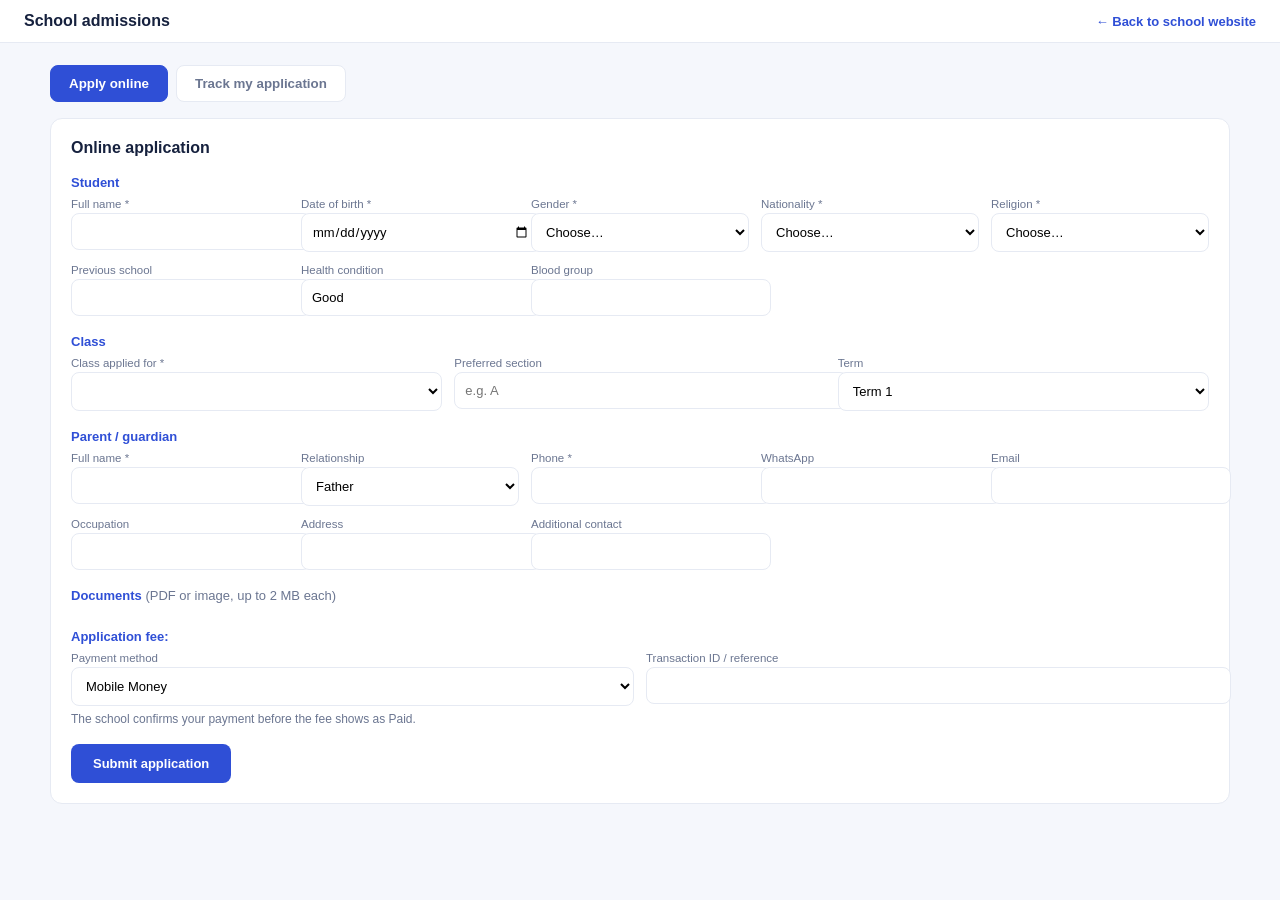
<file: apply.html>
<!doctype html>
<html lang="en"><head><meta charset="utf-8"><meta name="viewport" content="width=device-width, initial-scale=1">
<title>Apply for admission</title>
<link rel="icon" href="favicon.php">
<link rel="stylesheet" href="css/admissions.css?v=20261006a">
<style>
body{margin:0;background:#f5f7fc;font-family:-apple-system,BlinkMacSystemFont,"Segoe UI",Roboto,Arial,sans-serif;color:#16213e}
.bar{background:#fff;border-bottom:1px solid #e6eaf3;padding:12px 24px;display:flex;align-items:center;gap:12px;justify-content:space-between}
.bar a{color:#2f4fd6;font-weight:700;text-decoration:none;font-size:13px;cursor:pointer}.bar b{font-size:16px}
.wrap{max-width:1180px;margin:0 auto;padding:22px 20px 60px}
.box{background:#fff;border:1px solid #e6eaf3;border-radius:12px;padding:20px;margin-bottom:16px}
.box h2{margin:0 0 14px;font-size:16px}.box h3{margin:18px 0 8px;font-size:13px;color:#2f4fd6}
.f{display:grid;grid-template-columns:repeat(auto-fit,minmax(210px,1fr));gap:12px}
label{display:block;font-size:11.5px;color:#6b7691;margin-bottom:3px}
input,select,textarea{width:100%;padding:10px;border:1px solid #e6eaf3;border-radius:8px;font:inherit;font-size:13px;background:#fff}
.go{background:#2f4fd6;color:#fff;border:0;border-radius:8px;padding:12px 22px;font-weight:700;cursor:pointer;font-size:13px}.go:disabled{opacity:.6}
.msg{padding:12px 14px;border-radius:8px;font-size:13px;margin-top:12px}.err{background:#fde5e5;color:#b3261e}.okm{background:#e6f6ea;color:#1b7a3d}
.tabs2{display:flex;gap:8px;margin-bottom:16px}.tabs2 button{border:1px solid #e6eaf3;background:#fff;border-radius:8px;padding:10px 18px;font-weight:700;cursor:pointer;color:#6b7691}.tabs2 button.on{background:#2f4fd6;color:#fff;border-color:#2f4fd6}
.note{font-size:12px;color:#6b7691;margin:6px 0 0}
</style></head><body>
<div class="bar"><div style="display:flex;align-items:center;gap:10px"><img id="lg" alt="" hidden style="height:34px"><b id="sn">School admissions</b></div><a href="home.html">← Back to school website</a></div>
<div class="wrap">
 <div class="tabs2 no-print"><button id="tApply" class="on">Apply online</button><button id="tTrack">Track my application</button></div>
 <div id="vApply">
  <div class="box"><h2>Online application <span id="yr" style="color:#6b7691;font-weight:400"></span></h2>
   <h3>Student</h3><div class="f">
    <div><label>Full name *</label><input id="sName"></div><div><label>Date of birth *</label><input type="date" id="sDob"></div>
    <div><label>Gender *</label><select id="sGender"><option value="">Choose…</option><option>Female</option><option>Male</option></select></div>
    <div><label>Nationality *</label><select id="sNat"></select><input id="sNatO" placeholder="Type nationality" hidden style="margin-top:6px"></div>
    <div><label>Religion *</label><select id="sRel"></select><input id="sRelO" placeholder="Type religion" hidden style="margin-top:6px"></div>
    <div><label>Previous school</label><input id="sPrev"></div>
    <div><label>Health condition</label><input id="sHealth" value="Good"></div><div><label>Blood group</label><input id="sBlood"></div></div>
   <h3>Class</h3><div class="f"><div><label>Class applied for *</label><select id="cls"></select></div><div><label>Preferred section</label><input id="sec" placeholder="e.g. A"></div>
    <div><label>Term</label><select id="term"><option>Term 1</option><option>Term 2</option><option>Term 3</option></select></div></div>
   <h3>Parent / guardian</h3><div class="f">
    <div><label>Full name *</label><input id="gName"></div><div><label>Relationship</label><select id="gRel"><option>Father</option><option>Mother</option><option>Guardian</option></select></div>
    <div><label>Phone *</label><input id="gPhone" inputmode="tel"></div><div><label>WhatsApp</label><input id="gWa" inputmode="tel"></div>
    <div><label>Email</label><input id="gEmail" type="email"></div><div><label>Occupation</label><input id="gOcc"></div>
    <div><label>Address</label><input id="gAddr"></div><div><label>Additional contact</label><input id="gAdd"></div></div>
   <h3>Documents <span style="color:#6b7691;font-weight:400">(PDF or image, up to 2 MB each)</span></h3><div class="f" id="docs"></div>
   <h3>Application fee: <span id="feeTxt"></span></h3><div class="f">
    <div><label>Payment method</label><select id="pm"><option>Mobile Money</option><option>Bank transfer</option><option>Cash at school</option></select></div>
    <div><label>Transaction ID / reference</label><input id="pref"></div></div>
   <p class="note">The school confirms your payment before the fee shows as Paid.</p>
   <div style="margin-top:18px"><button class="go" id="submit">Submit application</button></div><div id="aMsg"></div></div></div>
 <div id="vTrack" hidden>
  <div class="box no-print"><h2>Track my application</h2><div class="f"><div><label>Application number</label><input id="tNo" placeholder="APP-2026-00010"></div>
   <div><label>Guardian phone used on the form</label><input id="tPh" inputmode="tel"></div></div>
   <div style="margin-top:14px"><button class="go" id="trackGo">View application</button></div><div id="tMsg"></div></div>
  <div id="detail"></div></div>
</div>
<script src="js/adm-detail.js?v=20261006a"></script>
<script>
'use strict';
const $ = id => document.getElementById(id), API = 'api/index.php';
const NATS = ['Ghanaian','Nigerian','Kenyan','Togolese','Ivorian','Burkinabe','Beninese','Liberian','Sierra Leonean','Cameroonian','South African','Ugandan','Tanzanian','British','American','Canadian','Indian','Chinese','Lebanese'];
const RELS = ['Christianity','Islam','Traditional','Hinduism','Buddhism','No religion'];
function fillChoice(sel, other, list) {
  $(sel).innerHTML = '<option value="">Choose…</option>' + list.map(x => `<option>${x}</option>`).join('') + '<option value="__other">Other (type it)</option>';
  $(sel).onchange = () => { $(other).hidden = $(sel).value !== '__other'; if (!$(other).hidden) $(other).focus(); };
}
const choice = (sel, other) => $(sel).value === '__other' ? $(other).value.trim() : $(sel).value;
fillChoice('sNat', 'sNatO', NATS); fillChoice('sRel', 'sRelO', RELS);
let INFO = {docs: [], classes: []}, PHOTO = '', DOCS = {};
async function call(action, body, q) {
  const url = `${API}?action=${action}${q ? '&' + new URLSearchParams(q) : ''}`;
  const r = await fetch(url, body ? {method: 'POST', headers: {'Content-Type': 'application/json', 'X-Requested-With': 'EraMaster'}, body: JSON.stringify(body)} : {headers: {'X-Requested-With': 'EraMaster'}});
  try { return await r.json(); } catch (e) { return {ok: false, error: 'The server sent an unexpected reply.'}; }
}
const show = (t) => { $('vApply').hidden = t !== 'a'; $('vTrack').hidden = t !== 't'; $('tApply').classList.toggle('on', t === 'a'); $('tTrack').classList.toggle('on', t === 't'); };
$('tApply').onclick = () => show('a'); $('tTrack').onclick = () => show('t');
const read = f => new Promise((ok, no) => { const r = new FileReader(); r.onload = () => ok(r.result); r.onerror = no; r.readAsDataURL(f); });
function shrink(file, max) { return new Promise((ok, no) => { const im = new Image(); im.onload = () => { const k = Math.min(1, max / Math.max(im.width, im.height)), c = document.createElement('canvas'); c.width = im.width * k; c.height = im.height * k; c.getContext('2d').drawImage(im, 0, 0, c.width, c.height); ok(c.toDataURL('image/jpeg', .8)); }; im.onerror = no; im.src = URL.createObjectURL(file); }); }
(async () => {
  const [i, sp] = await Promise.all([call('apply_info'), call('school_profile').catch(() => ({}))]);
  if (i.ok) { INFO = i; $('cls').innerHTML = i.classes.map(c => `<option>${ADM.esc(c)}</option>`).join(''); $('yr').textContent = i.year; $('feeTxt').textContent = `KSh ${Number(i.fee).toFixed(2)}`; }
  const p = (sp && (sp.profile || sp)) || {}; if (p.name) { $('sn').textContent = p.name; document.title = 'Apply — ' + p.name; } if (p.logo) { $('lg').src = p.logo; $('lg').hidden = false; const ic = document.querySelector('link[rel="icon"]'); if (ic) ic.href = p.logo; }
  $('docs').innerHTML = INFO.docs.map((d, k) => `<div><label>${ADM.esc(d)}${d === 'Passport Photo' ? ' (also shown on your application)' : ''}</label><input type="file" data-k="${k}" accept="${d === 'Passport Photo' ? 'image/*' : 'application/pdf,image/*'}"></div>`).join('');
  $('docs').querySelectorAll('input').forEach(inp => inp.onchange = async () => {
    const label = INFO.docs[inp.dataset.k], f = inp.files[0]; delete DOCS[label]; if (label === 'Passport Photo') PHOTO = '';
    if (!f) return; if (f.size > 2e6 && !f.type.startsWith('image/')) { inp.value = ''; return alert('That file is over 2 MB.'); }
    try { const data = f.type.startsWith('image/') ? await shrink(f, 1000) : await read(f); if (data.length > 2.7e6) throw 0;
      DOCS[label] = {label, filename: f.name, data}; if (label === 'Passport Photo') PHOTO = await shrink(f, 320); } catch (e) { inp.value = ''; alert('Could not use that file — try a smaller one.'); } });
})();
$('submit').onclick = async () => {
  const v = id => $(id).value.trim(), b = $('submit'); $('aMsg').innerHTML = '';
  b.disabled = true; b.textContent = 'Submitting…';
  const r = await call('apply_submit', {student: {name: v('sName'), dob: v('sDob'), gender: v('sGender'), nationality: choice('sNat', 'sNatO'), religion: choice('sRel', 'sRelO'), previousSchool: v('sPrev'), health: v('sHealth'), bloodGroup: v('sBlood')},
    guardian: {name: v('gName'), relationship: v('gRel'), phone: v('gPhone'), whatsapp: v('gWa'), email: v('gEmail'), occupation: v('gOcc'), address: v('gAddr'), additional: v('gAdd')},
    classApplied: v('cls'), section: v('sec'), term: v('term'), payMethod: v('pm'), payRef: v('pref'), photo: PHOTO, docs: Object.values(DOCS)});
  b.disabled = false; b.textContent = 'Submit application';
  if (!r.ok) { $('aMsg').innerHTML = `<div class="msg err">${ADM.esc(r.error || 'Could not submit.')}</div>`; return; }
  $('tNo').value = r.appNo; $('tPh').value = v('gPhone'); show('t'); await track();
  $('tMsg').innerHTML = `<div class="msg okm">Application submitted. Your application number is <b>${ADM.esc(r.appNo)}</b> — keep it, with your phone number, to track progress.</div>`;
};
async function track() {
  $('tMsg').innerHTML = ''; const no = $('tNo').value.trim(), ph = $('tPh').value.trim();
  const r = await call('apply_track', {appNo: no, phone: ph});
  if (!r.ok) { $('detail').innerHTML = ''; $('tMsg').innerHTML = `<div class="msg err">${ADM.esc(r.error || 'Not found.')}</div>`; return; }
  ADM.render($('detail'), r.app, {staff: false, docUrl: d => `${API}?action=apply_doc&appNo=${encodeURIComponent(no)}&phone=${encodeURIComponent(ph)}&doc=${encodeURIComponent(d)}`});
}
$('trackGo').onclick = track;
</script></body></html>
</file>
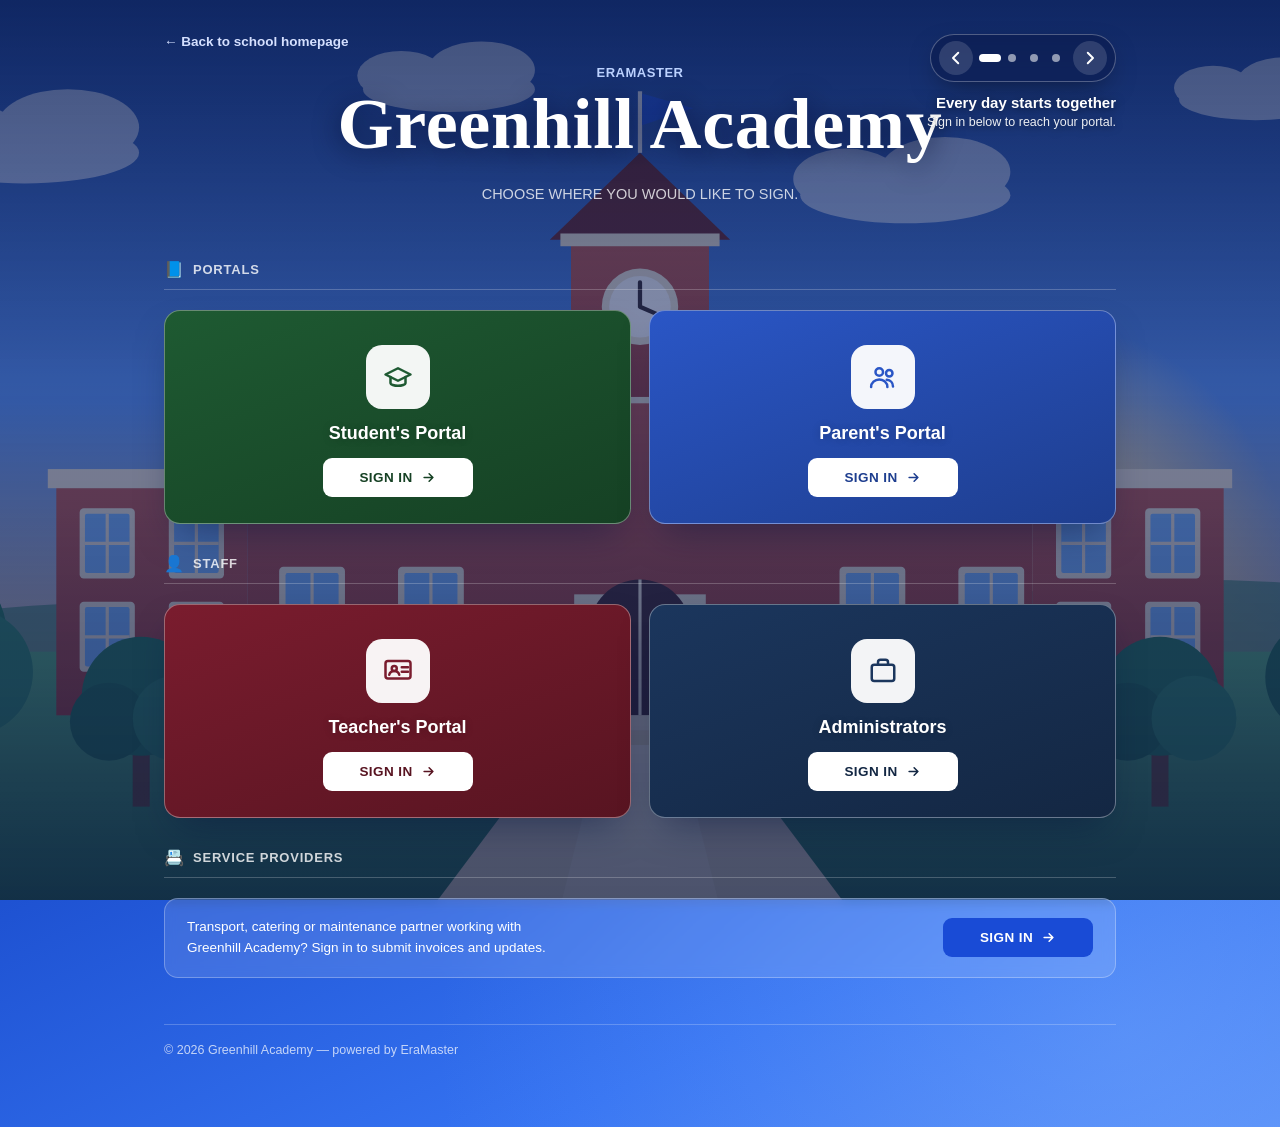
<file: portal.html>
<!doctype html>
<html lang="en">
<head>
<meta charset="utf-8">
<meta name="viewport" content="width=device-width, initial-scale=1">
<title>School portal — EraMaster</title>
<link rel="icon" href="favicon.php">
<style>
:root{
  --g-900:#0d3322; --g-700:#175537; --g-100:#dcefe3; --g-50:#f0f7f3;
  --ink:#1c2621; --muted:#657268; --line:#e3e8e4; --bg:#f4f6f5;
  --blue-deep:#0a1f5c; --blue-mid:#1849c9; --blue-bright:#3573f2; --blue-light:#7fb0ff;

  --student:#3a5bf0; --student-tint:#e6ebff;
  --parent:#d9527a;  --parent-tint:#fbe7ee;
  --teacher:#e07a1e; --teacher-tint:#fdead9;
  --admin:#1f9d55;   --admin-tint:#e0f5e7;
}
*{box-sizing:border-box}
body{
  margin:0;
  min-height:100vh;
  font-family:-apple-system,BlinkMacSystemFont,"Segoe UI",Roboto,Arial,sans-serif;
  background:
    radial-gradient(circle at 12% 8%, rgba(255,255,255,.16) 0%, transparent 40%),
    radial-gradient(circle at 88% 92%, rgba(127,176,255,.35) 0%, transparent 45%),
    linear-gradient(155deg, var(--blue-deep) 0%, var(--blue-mid) 45%, var(--blue-bright) 80%, var(--blue-light) 130%);
  color:var(--ink);
}
.wrap{max-width:1000px;margin:0 auto;padding:34px 24px 70px}

header.hero{padding:0 0 28px;text-align:center}
header.hero .hero-logo{display:block;height:84px;max-width:220px;object-fit:contain;background:#fff;border-radius:18px;padding:8px;margin:0 auto 14px;box-shadow:0 10px 24px -12px rgba(6,20,60,.5)}
header.hero .brand{font-size:13px;font-weight:700;letter-spacing:.04em;color:#bcd2ff;text-transform:uppercase;margin-bottom:6px}
header.hero h1{font-family:"Iowan Old Style","Palatino Linotype",Palatino,Georgia,serif;font-size:clamp(34px,6.4vw,72px);line-height:1.08;margin:0 0 12px;color:#fff;letter-spacing:.01em;text-shadow:0 4px 26px rgba(4,12,44,.65);animation:rise .9s cubic-bezier(.2,.8,.2,1) both}
header.hero .motto{font-family:"Iowan Old Style","Palatino Linotype",Palatino,Georgia,serif;font-style:italic;font-size:clamp(17px,2.4vw,22px);color:#ffe29a;margin:0 0 22px;text-shadow:0 2px 14px rgba(4,12,44,.6)}
@keyframes rise{from{opacity:0;transform:translateY(16px)}}
@media (prefers-reduced-motion:reduce){header.hero h1{animation:none}}
header.hero .hero-logo[hidden]{display:none}
.back-link{display:block;text-align:left;margin:0 0 16px;color:#d5e0ff;font-size:13.5px;text-decoration:none;font-weight:600}
header.hero p{margin:0;color:rgba(255,255,255,.78);font-size:14.5px}

.group{margin-top:30px}
.group-head{
  display:flex;align-items:center;gap:9px;
  padding-bottom:10px;margin-bottom:20px;
  border-bottom:1px solid rgba(255,255,255,.22);
}
.group-head .gi{font-size:16px}
.group-head h2{
  margin:0;font-size:13px;font-weight:700;letter-spacing:.06em;
  text-transform:uppercase;color:rgba(255,255,255,.8);
}

.cards{display:grid;grid-template-columns:repeat(auto-fit,minmax(230px,1fr));gap:18px}

.card{
  --c2:color-mix(in srgb, var(--c) 72%, #000);
  background:linear-gradient(160deg, var(--c) 0%, var(--c2) 100%);
  border:1px solid rgba(255,255,255,.35);border-radius:16px;
  padding:34px 22px 26px;text-align:center;color:#fff;
  display:flex;flex-direction:column;align-items:center;gap:14px;
  box-shadow:0 18px 38px -14px rgba(6,20,60,.5);
  transition:transform .18s ease, box-shadow .18s ease;
}
.card:hover{transform:translateY(-3px);box-shadow:0 24px 44px -14px rgba(6,20,60,.6)}
.card.student{--c:#1e5a32}
.card.parent{--c:#2a56c6}
.card.teacher{--c:#7a1c2e}
.card.admin{--c:#1b365d}
.icon-badge{
  width:64px;height:64px;border-radius:16px;
  display:flex;align-items:center;justify-content:center;
  background:rgba(255,255,255,.95);
}
.icon-badge svg{width:30px;height:30px;color:var(--c)}
.card h3{margin:0;font-size:18px;font-weight:700;color:#fff;text-shadow:0 1px 8px rgba(0,0,0,.18)}

.signin{
  appearance:none;border:0;border-radius:9px;
  padding:12px 20px;min-width:150px;
  font-size:13.5px;font-weight:700;letter-spacing:.03em;color:#fff;
  background:var(--c);
  text-decoration:none;display:inline-flex;align-items:center;justify-content:center;gap:8px;
  cursor:pointer;
}
.signin:hover{filter:brightness(.94)}
.signin svg{width:15px;height:15px}
/* on a coloured card the button is white with the card's colour, so it stands out */
.card .signin{background:#fff;color:var(--c2)}
.card .signin:hover{filter:none;background:#f3f5ff}

.store-row{display:flex;gap:10px;justify-content:center}
.store-btn{
  width:40px;height:40px;border-radius:10px;border:1px solid var(--line);
  display:flex;align-items:center;justify-content:center;color:var(--muted);background:#fff;
}
.store-btn.disabled{opacity:.4}
.tag-soon{
  font-size:10.5px;font-weight:700;letter-spacing:.03em;text-transform:uppercase;
  color:var(--c);background:var(--tint);padding:4px 10px;border-radius:99px;
}

.providers{
  background:rgba(255,255,255,.12);border:1px solid rgba(255,255,255,.28);border-radius:14px;
  backdrop-filter:blur(6px);
  padding:18px 22px;display:flex;align-items:center;justify-content:space-between;gap:16px;flex-wrap:wrap;
}
.providers p{margin:0;font-size:13.5px;color:#fff;max-width:52ch;line-height:1.55}
.providers a.signin{--c:#194bd6}

footer{margin-top:46px;padding-top:18px;border-top:1px solid rgba(255,255,255,.22);font-size:12.5px;color:rgba(255,255,255,.72)}
</style>
<link rel="stylesheet" href="css/slideshow.css">
</head>
<body>
<div class="wrap">

  <header class="hero">
    <a href="home.html" class="back-link">&larr; Back to school homepage</a>
    <img id="schoolLogo" class="hero-logo" alt="School logo" hidden>
    <div class="brand">EraMaster</div>
    <h1 id="schoolName">Greenhill Academy</h1>
    <p class="motto" id="schoolMotto"></p>
    <p>CHOOSE WHERE YOU WOULD LIKE TO SIGN.</p>
  </header>

  <!-- The photo slideshow is a full-page background layer created by js/slideshow.js
       (photos are managed in the admin dashboard: Settings → Homepage slideshow). -->

  <section class="group">
    <div class="group-head">
      <span class="gi">📘</span><h2>Portals</h2>
    </div>
    <div class="cards">

      <div class="card student">
        <div class="icon-badge">
          <svg viewBox="0 0 24 24" fill="none" stroke="currentColor" stroke-width="2" stroke-linecap="round" stroke-linejoin="round"><path d="M22 10 12 5 2 10l10 5 10-5Z"/><path d="M6 12v5c0 1 3 2 6 2s6-1 6-2v-5"/></svg>
        </div>
        <h3>Student's Portal</h3>
        <a class="signin" href="index.html?portal=student">SIGN IN
          <svg viewBox="0 0 24 24" fill="none" stroke="currentColor" stroke-width="2.5" stroke-linecap="round" stroke-linejoin="round"><path d="M5 12h14M13 6l6 6-6 6"/></svg>
        </a>
      </div>

      <div class="card parent">
        <div class="icon-badge">
          <svg viewBox="0 0 24 24" fill="none" stroke="currentColor" stroke-width="2" stroke-linecap="round" stroke-linejoin="round"><circle cx="9" cy="8" r="3"/><circle cx="17" cy="9" r="2.6"/><path d="M2.5 20c0-3.3 2.9-6 6.5-6s6.5 2.7 6.5 6"/><path d="M15 14.2c2.9.3 5 2.4 5 5.3"/></svg>
        </div>
        <h3>Parent's Portal</h3>
        <a class="signin" href="index.html?portal=parent">SIGN IN
          <svg viewBox="0 0 24 24" fill="none" stroke="currentColor" stroke-width="2.5" stroke-linecap="round" stroke-linejoin="round"><path d="M5 12h14M13 6l6 6-6 6"/></svg>
        </a>
      </div>

    </div>
  </section>

  <section class="group">
    <div class="group-head">
      <span class="gi">👤</span><h2>Staff</h2>
    </div>
    <div class="cards">

      <div class="card teacher">
        <div class="icon-badge">
          <svg viewBox="0 0 24 24" fill="none" stroke="currentColor" stroke-width="2" stroke-linecap="round" stroke-linejoin="round"><rect x="2" y="4" width="20" height="14" rx="2"/><circle cx="9" cy="10" r="2"/><path d="M5 15c.5-1.8 2-3 4-3s3.5 1.2 4 3"/><path d="M15 9h5M15 12.5h5"/></svg>
        </div>
        <h3>Teacher's Portal</h3>
        <a class="signin" href="index.html?portal=staff">SIGN IN
          <svg viewBox="0 0 24 24" fill="none" stroke="currentColor" stroke-width="2.5" stroke-linecap="round" stroke-linejoin="round"><path d="M5 12h14M13 6l6 6-6 6"/></svg>
        </a>
      </div>

      <div class="card admin">
        <div class="icon-badge">
          <svg viewBox="0 0 24 24" fill="none" stroke="currentColor" stroke-width="2" stroke-linecap="round" stroke-linejoin="round"><rect x="3" y="7" width="18" height="13" rx="2"/><path d="M8 7V5a2 2 0 0 1 2-2h4a2 2 0 0 1 2 2v2"/></svg>
        </div>
        <h3>Administrators</h3>
        <a class="signin" href="index.html?portal=admin">SIGN IN
          <svg viewBox="0 0 24 24" fill="none" stroke="currentColor" stroke-width="2.5" stroke-linecap="round" stroke-linejoin="round"><path d="M5 12h14M13 6l6 6-6 6"/></svg>
        </a>
      </div>

    </div>
  </section>

  <section class="group">
    <div class="group-head">
      <span class="gi">📇</span><h2>Service Providers</h2>
    </div>
    <div class="providers">
      <p>Transport, catering or maintenance partner working with <span class="schoolNameText">Greenhill Academy</span>? Sign in to submit invoices and updates.</p>
      <a class="signin" href="index.html?portal=provider">SIGN IN
        <svg viewBox="0 0 24 24" fill="none" stroke="currentColor" stroke-width="2.5" stroke-linecap="round" stroke-linejoin="round"><path d="M5 12h14M13 6l6 6-6 6"/></svg>
      </a>
    </div>
  </section>

  <footer>© <span id="yr">2026</span> <span class="schoolNameText">Greenhill Academy</span> — powered by EraMaster</footer>
</div>
<script src="js/slideshow.js"></script>
<script>
document.getElementById('yr').textContent = new Date().getFullYear();
// The school name and motto always come from School Settings, so changing them
// there changes this page too.
fetch('api/index.php?action=school_profile', { credentials: 'same-origin' })
  .then(r => r.json())
  .then(d => {
    if (!d || !d.ok) return;
    if (d.name) {
      document.title = d.name + ' — EraMaster';
      const h = document.getElementById('schoolName');
      if (h) h.textContent = d.name;
      document.querySelectorAll('.schoolNameText').forEach(el => { el.textContent = d.name; });
    }
    const m = document.getElementById('schoolMotto');
    if (m && d.motto) m.textContent = d.motto;
    // School logo uploaded by the administrator (Settings → School logo).
    if (d.logo) {
      const lg = document.getElementById('schoolLogo');
      if (lg) { lg.src = d.logo; lg.hidden = false; }
      let ic = document.querySelector('link[rel="icon"]');
      if (!ic) { ic = document.createElement('link'); ic.rel = 'icon'; document.head.appendChild(ic); }
      ic.href = d.logo;
    }
  })
  .catch(() => {});
</script>
</body>
</html>
</file>
<file: css/admissions.css>
/* admissions.css — Application Details layout (shared by apply.html and the staff Admissions screen) */
.ad{--ad-blue:#2f4fd6;--ad-ink:#16213e;--ad-mut:#6b7691;--ad-line:#e6eaf3;--ad-bg:#f5f7fc;color:var(--ad-ink);font-size:13px}
.ad *{box-sizing:border-box}
.ad-top{display:flex;justify-content:space-between;align-items:flex-start;gap:14px;flex-wrap:wrap;margin-bottom:14px}
.ad-top h1{margin:0;font-size:24px;font-weight:800}.ad-top p{margin:4px 0 0;font-size:14px;font-weight:600}
.ad-btns{display:flex;gap:10px;flex-wrap:wrap;position:relative}
.ad-b{background:#fff;border:1px solid var(--ad-line);border-radius:8px;padding:10px 18px;font-size:12.5px;font-weight:700;color:var(--ad-ink);cursor:pointer}
.ad-b:hover{border-color:var(--ad-blue);color:var(--ad-blue)}.ad-b.pri{border-color:var(--ad-blue);color:var(--ad-blue)}
.ad-menu{position:absolute;right:0;top:100%;margin-top:4px;background:#fff;border:1px solid var(--ad-line);border-radius:10px;box-shadow:0 8px 24px rgba(20,30,70,.12);min-width:190px;z-index:20;padding:6px}
.ad-menu button{display:block;width:100%;text-align:left;background:none;border:0;padding:9px 12px;font-size:12.5px;border-radius:6px;cursor:pointer;color:var(--ad-ink)}
.ad-menu button:hover{background:var(--ad-bg)}
.ad-grid{display:grid;grid-template-columns:minmax(0,1fr) 320px;gap:18px;align-items:start}
.ad-card{background:#fff;border:1px solid var(--ad-line);border-radius:12px;padding:16px 18px}
.ad-card h3{margin:0 0 14px;font-size:14px;font-weight:800}
.ad-stack>*+*{margin-top:16px}
.ad-id{display:grid;grid-template-columns:128px minmax(0,1fr);gap:20px}
.ad-photo{width:128px;height:168px;border-radius:10px;object-fit:cover;background:#e9eefb;display:flex;align-items:center;justify-content:center;font-size:36px;font-weight:800;color:#8c9bd0}
.ad-id h2{margin:4px 0 6px;font-size:18px;font-weight:800}.ad-meta{color:var(--ad-mut)}.ad-meta b{color:#e0457b;font-weight:600}
.ad-fields{display:grid;grid-template-columns:1fr 1fr;gap:14px 24px;border-left:1px solid var(--ad-line);padding-left:22px;margin-top:6px}
.ad-fields small{display:block;color:var(--ad-mut);font-size:11px;margin-bottom:3px}.ad-fields span{font-weight:700;font-size:12.5px}
.ad-badge{display:inline-block;border-radius:6px;padding:4px 10px;font-size:11px;font-weight:800;letter-spacing:.02em;background:#e6f6ea;color:#1b7a3d}
.ad-badge.Submitted,.ad-badge.Under{background:#fff1d6;color:#b36b00}.ad-badge.Interview{background:#e4ebff;color:#2f4fd6}
.ad-badge.Rejected{background:#fde5e5;color:#b3261e}.ad-badge.Approved{background:#e6f6ea;color:#1b7a3d}
.ad-paid{background:#e6f6ea;color:#1b7a3d;border-radius:6px;padding:3px 9px;font-weight:700;font-size:11.5px}.ad-paid.no{background:#fff1d6;color:#b36b00}
.ad-tabs{display:flex;gap:26px;border-bottom:1px solid var(--ad-line);padding:0 6px;overflow-x:auto}
.ad-tab{background:none;border:0;padding:12px 0;font-size:12.5px;color:var(--ad-mut);cursor:pointer;border-bottom:2px solid transparent;white-space:nowrap}
.ad-tab.on{color:var(--ad-blue);font-weight:700;border-color:var(--ad-blue)}
.ad-cols{display:grid;grid-template-columns:repeat(3,minmax(0,1fr));gap:14px}.ad-cols.two{grid-template-columns:repeat(2,minmax(0,1fr))}
.ad-cols .ad-card{padding:14px 16px}.ad-cols h3{font-size:13px}
.ad-kv{display:grid;grid-template-columns:110px minmax(0,1fr);gap:9px 8px;font-size:11.5px}.ad-kv dt{color:var(--ad-mut);margin:0}.ad-kv dd{margin:0;font-weight:600;word-break:break-word}
.ad-doc{display:flex;align-items:center;gap:12px;padding:8px 0}.ad-ico{width:34px;height:34px;border-radius:8px;background:#fde8e8;color:#d33;font-size:9px;font-weight:800;display:flex;align-items:center;justify-content:center}.ad-ico.img{background:#e4f6ea;color:#1b7a3d}
.ad-doc div{flex:1;min-width:0;font-size:12px;font-weight:700}.ad-doc small{display:block;color:var(--ad-mut);font-weight:400;font-size:10.5px}
.ad-doc a{color:var(--ad-ink);font-size:16px;text-decoration:none;cursor:pointer}
.ad-tl{list-style:none;margin:0;padding:0;font-size:11.5px}.ad-tl li{display:grid;grid-template-columns:8px 92px 66px minmax(0,1fr);gap:10px;align-items:start;margin-bottom:12px}
.ad-tl i{width:9px;height:9px;border-radius:50%;background:#2f4fd6;margin-top:3px}.ad-tl small{display:block;color:var(--ad-mut);font-size:10.5px}
.ad-link{display:block;margin:6px auto 0;background:#fff;border:1px solid var(--ad-line);border-radius:6px;padding:6px 16px;font-size:11px;color:var(--ad-blue);cursor:pointer}
.ad-sum{display:grid;grid-template-columns:24px 1fr auto;gap:10px;align-items:center;padding:9px 0;font-size:12px}.ad-sum em{font-style:normal;color:var(--ad-blue);font-size:15px}.ad-sum b{font-weight:700;text-align:left;min-width:130px}
.ad-qa{display:flex;gap:12px;align-items:center;width:100%;background:none;border:0;padding:10px 0;font-size:12.5px;color:var(--ad-ink);cursor:pointer;text-align:left}.ad-qa em{font-style:normal;width:22px;text-align:center;font-size:15px}.ad-qa:hover{color:var(--ad-blue)}
.ad-note{font-size:12.5px}.ad-note small{display:block;color:var(--ad-mut);margin-top:8px;font-size:11px}
.ad-mod{position:fixed;inset:0;background:rgba(15,23,50,.45);display:flex;align-items:center;justify-content:center;z-index:200;padding:16px}
.ad-mod>div{background:#fff;border-radius:14px;padding:22px;width:100%;max-width:440px;max-height:90vh;overflow:auto}
.ad-mod h3{margin:0 0 12px}.ad-mod label{display:block;font-size:11.5px;color:var(--ad-mut);margin:10px 0 3px}
.ad-mod input,.ad-mod textarea,.ad-mod select{width:100%;padding:9px 10px;border:1px solid var(--ad-line);border-radius:8px;font:inherit}
@media(max-width:1000px){.ad-grid{grid-template-columns:1fr}.ad-cols{grid-template-columns:1fr 1fr}}
@media(max-width:640px){.ad-cols,.ad-cols.two{grid-template-columns:1fr}.ad-id{grid-template-columns:1fr}.ad-fields{border-left:0;padding-left:0}.ad-tl li{grid-template-columns:8px 1fr}}
@media print{.ad-btns,.ad-tabs,.ad-quick,.ad-link,header,.no-print{display:none!important}.ad-grid{grid-template-columns:1fr}}
</file>
<file: css/slideshow.css>
/* css/slideshow.css — full-page background photo slideshow (portal.html) + admin manager (Settings screen).
   Every rule is namespaced (.ssbg-* / .ss-* / .ssm-*) so nothing existing is restyled. */

/* ================= full-page background slideshow ================= */
.ssbg{--ss-fade:1.2s;--ss-zoom:7s;position:fixed;inset:0;z-index:0;overflow:hidden;background:#0a1f5c;pointer-events:none}
.ssbg-track{position:absolute;inset:0}
.ss-slide{position:absolute;inset:0;margin:0;opacity:0;visibility:hidden;z-index:0;
  transition:opacity var(--ss-fade) ease,visibility 0s linear var(--ss-fade)}
/* The outgoing photo stays fully visible underneath while the new one fades in on top,
   so the page background never shows through mid-transition. */
.ss-slide.is-prev{opacity:1;visibility:visible;z-index:1;transition:none}
.ss-slide.is-active{opacity:1;visibility:visible;z-index:2;transition:opacity var(--ss-fade) ease,visibility 0s}
/* Parallax layer: nudged a few px by the pointer (desktop only). */
.ss-media{position:absolute;inset:-3%;transform:translate3d(var(--px,0px),var(--py,0px),0);transition:transform .6s ease-out}
/* Zoom layer: a slow, subtle ease from 108% to 100% while a photo is showing. */
.ss-media img{width:100%;height:100%;object-fit:cover;display:block;transform:scale(1.08);
  transition:transform 0s linear var(--ss-fade);-webkit-user-drag:none}
.ss-slide.is-active .ss-media img{transform:scale(1);transition:transform var(--ss-zoom) ease-out 0s}
/* Blue school-portal tint + darkening so the white headings and cards stay easy to read. */
.ssbg-shade{position:absolute;inset:0;z-index:5;
  background:linear-gradient(180deg,rgba(6,18,58,.58) 0%,rgba(8,26,84,.40) 42%,rgba(6,18,58,.66) 100%),rgba(24,73,201,.16)}

/* Keep the page content above the background (only when the slideshow is running). */
body.has-ssbg .wrap{position:relative;z-index:1}

/* Controls + caption live in the page header area (top-right on desktop, inline on phones),
   so they scroll with the page and never sit on top of the sign-in cards. */
.ssbg-ui{position:absolute;top:34px;right:24px;z-index:3;display:flex;flex-direction:column;align-items:flex-end;gap:12px;max-width:min(340px,45%)}
.ssbg-dock{display:flex;align-items:center;gap:6px;padding:6px 8px;border-radius:99px;background:rgba(8,22,70,.5);border:1px solid rgba(255,255,255,.28);
  -webkit-backdrop-filter:blur(8px);backdrop-filter:blur(8px);box-shadow:0 10px 28px -10px rgba(0,0,0,.5)}
.ss-arrow{width:34px;height:34px;border-radius:50%;border:0;background:rgba(255,255,255,.14);color:#fff;display:flex;align-items:center;justify-content:center;padding:0;cursor:pointer;transition:background .2s ease,transform .2s ease}
.ss-arrow svg{width:18px;height:18px}
.ss-arrow:hover{background:rgba(255,255,255,.3);transform:scale(1.07)}
.ss-arrow:focus-visible,.ss-dot:focus-visible{outline:2px solid #fff;outline-offset:2px}
.ss-dots{display:flex;align-items:center}
.ss-dot{width:22px;height:30px;border:0;background:transparent;padding:0;cursor:pointer;display:flex;align-items:center;justify-content:center}
.ss-dot::before{content:'';width:8px;height:8px;border-radius:99px;background:rgba(255,255,255,.55);transition:width .3s ease,background .3s ease}
.ss-dot:hover::before{background:rgba(255,255,255,.9)}
.ss-dot[aria-current="true"]::before{width:24px;background:#fff}

/* Caption for the current photo (title + optional caption set by the admin). */
.ssbg-cap{color:#fff;text-align:right;pointer-events:none;animation:ssCapIn .7s ease both}
.ssbg-cap h3{margin:0 0 2px;font-size:15px;font-weight:800;text-shadow:0 2px 10px rgba(0,0,0,.55)}
.ssbg-cap p{margin:0;font-size:12.5px;line-height:1.45;color:rgba(255,255,255,.92);text-shadow:0 1px 8px rgba(0,0,0,.6)}
.ssbg-cap:empty{display:none}
@keyframes ssCapIn{from{opacity:0;transform:translateY(8px)}to{opacity:1;transform:none}}
@media (max-width:720px){
  .ssbg-ui{position:static;align-items:flex-start;max-width:none;margin:0 0 4px}
  .ssbg-cap{display:none}   /* keep phones uncluttered: arrows + dots only */
}

/* Reduced motion: a plain quick cross-fade, no zoom / parallax / caption movement. */
@media (prefers-reduced-motion:reduce){
  .ss-slide{transition:opacity .3s linear,visibility 0s linear .3s}
  .ss-slide.is-active{transition:opacity .3s linear,visibility 0s}
  .ss-media{transform:none!important;transition:none}
  .ss-media img,.ss-slide.is-active .ss-media img{transform:none;transition:none}
  .ssbg-cap{animation:none}
}

/* ================= admin manager (Settings → Homepage slideshow) ================= */
.ssm{margin-top:26px;border:1px solid var(--line);border-radius:var(--radius,12px);background:var(--card);padding:18px}
.ssm h3{margin:0 0 4px;font-size:15.5px;color:var(--g-900)}
.ssm-sub{margin:0 0 14px;font-size:13px;color:var(--muted);line-height:1.5}
.ssm-bar{display:flex;flex-wrap:wrap;align-items:center;gap:10px;margin-bottom:14px}
.ssm-bar .grow{flex:1}
.ssm-bar select{width:auto;padding:7px 10px}
.ssm-list{display:flex;flex-direction:column;gap:10px}
.ssm-item{display:grid;grid-template-columns:26px 112px 1fr auto;gap:12px;align-items:center;padding:10px;
  border:1px solid var(--line);border-radius:12px;background:var(--card);transition:box-shadow .15s ease,opacity .15s ease}
.ssm-item.dragging{opacity:.45}
.ssm-item.drop-before{box-shadow:0 -3px 0 0 var(--accent,var(--g-700))}
.ssm-item.drop-after{box-shadow:0 3px 0 0 var(--accent,var(--g-700))}
.ssm-grip{cursor:grab;color:var(--muted);text-align:center;font-size:18px;line-height:1;user-select:none}
.ssm-thumb{width:112px;aspect-ratio:16/10;border-radius:8px;object-fit:cover;background:var(--g-50,#f0f7f3);display:block}
.ssm-fields{display:flex;flex-direction:column;gap:6px;min-width:0}
.ssm-fields input{padding:7px 9px;font-size:13px}
.ssm-acts{display:flex;gap:4px;align-items:center}
.ssm-acts .icon-btn{margin:0;width:30px;height:30px;display:inline-flex;align-items:center;justify-content:center;background:var(--card);color:var(--ink);cursor:pointer}
.ssm-acts .icon-btn:disabled{opacity:.35;cursor:default}
.ssm-new{display:inline-block;font-size:10.5px;font-weight:700;color:var(--g-700);background:var(--g-100);padding:1px 8px;border-radius:99px;margin-left:6px}
.ssm-empty{padding:26px 10px;text-align:center;color:var(--muted);font-size:13.5px;border:1px dashed var(--line);border-radius:12px}
@media (max-width:640px){
  .ssm-item{grid-template-columns:22px 76px 1fr;grid-template-areas:"g t f" "a a a"}
  .ssm-grip{grid-area:g}.ssm-thumb{grid-area:t;width:76px}.ssm-fields{grid-area:f}.ssm-acts{grid-area:a;justify-content:flex-end}
}
</file>
